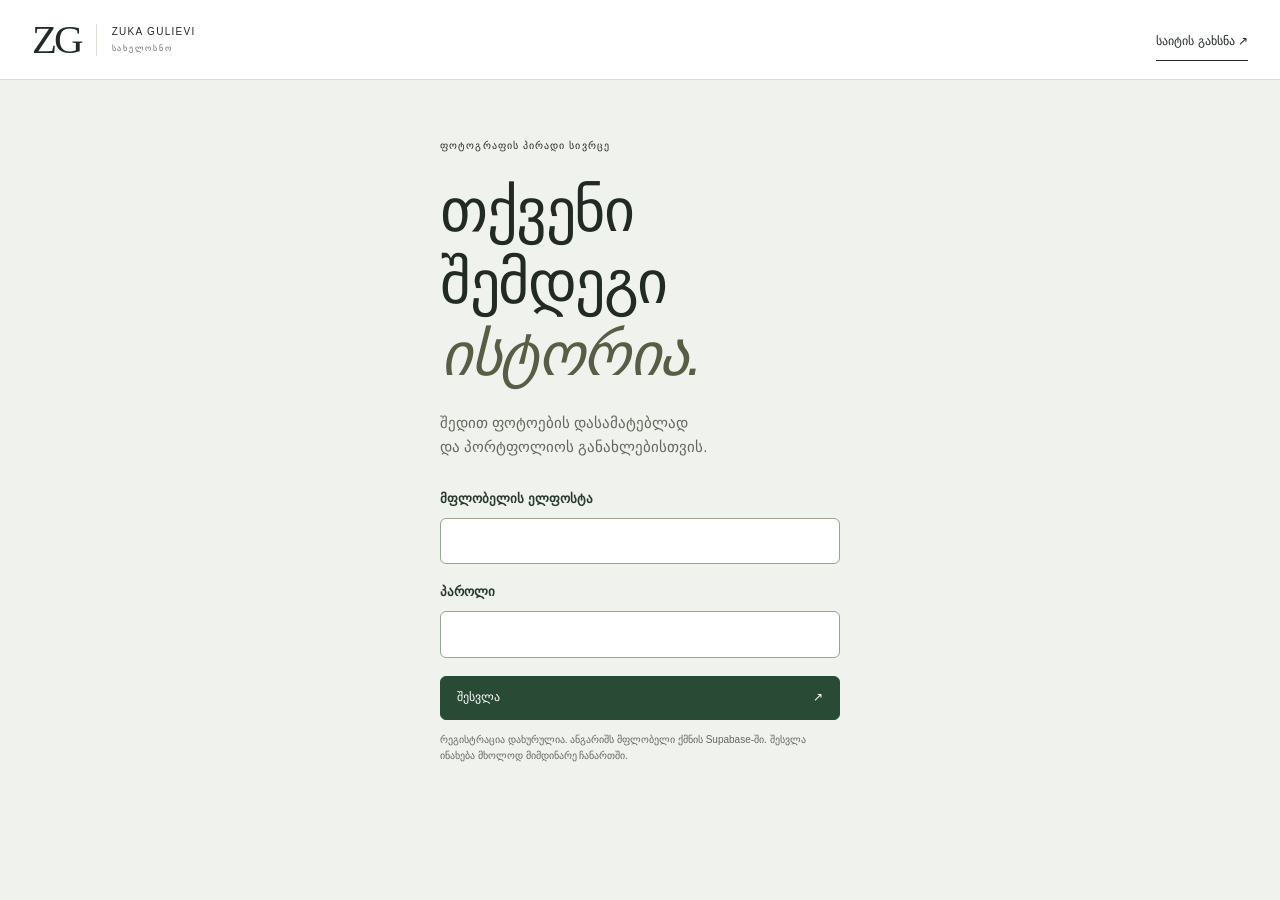
<file: admin/index.html>
<!doctype html>
<html lang="ka">
<head>
  <meta charset="UTF-8"><meta name="viewport" content="width=device-width, initial-scale=1">
  <meta name="robots" content="noindex,nofollow"><meta name="referrer" content="same-origin">
  <title>სახელოსნო — Zuka Gulievi</title>
  <link rel="icon" href="../favicon.svg" type="image/svg+xml">
  <link rel="stylesheet" href="../css/site.css"><link rel="stylesheet" href="../css/admin.css">
  <script type="module" src="../js/admin.js"></script>
</head>
<body class="admin-body">
  <header class="admin-header"><a class="wordmark" href="../">ZG<span>ZUKA GULIEVI<br><small>სახელოსნო</small></span></a><a class="text-link" href="../" target="_blank" rel="noopener">საიტის გახსნა ↗</a></header>
  <main class="admin-main"><p id="preview-notice" class="notice" hidden>ლოკალური დემო — ცვლილებები ნამდვილ საიტს არ ეხება.</p>
    <section id="setup" class="notice" hidden><h1>დააკავშირეთ Supabase</h1><p>დიზაინი და არსებული ფოტოები უკვე ხელმისაწვდომია. შესვლისა და ფოტოების ატვირთვისთვის შექმენით Supabase პროექტი, გაუშვით SQL ფაილიდან <code>supabase/schema.sql</code>, მიუთითეთ მფლობელი და შეავსეთ <code>js/config.js</code>.</p><p>ინსტრუქცია იხილეთ პროექტის README ფაილში. აქ არ განათავსოთ საიდუმლო service_role გასაღები.</p></section>
    <section id="login-section" class="login-panel"><p class="eyebrow">ფოტოგრაფის პირადი სივრცე</p><h1>თქვენი შემდეგი<br><em>ისტორია.</em></h1><p>შედით ფოტოების დასამატებლად<br>და პორტფოლიოს განახლებისთვის.</p><form id="login-form"><label>მფლობელის ელფოსტა<input type="email" name="email" required autocomplete="username"></label><label>პაროლი<input type="password" name="password" required autocomplete="current-password" minlength="8"></label><button class="button" type="submit">შესვლა <span aria-hidden="true">↗</span></button></form><p class="form-note">რეგისტრაცია დახურულია. ანგარიშს მფლობელი ქმნის Supabase-ში. შესვლა ინახება მხოლოდ მიმდინარე ჩანართში.</p></section>
    <p id="unsaved-status" class="form-note" role="status" hidden>შეუნახავი ცვლილებები გაქვთ.</p><p id="admin-status" class="admin-status" role="status" aria-live="polite"></p>
    <section id="workspace" hidden>
      <div class="admin-heading"><div><p class="eyebrow">თქვენი პორტფოლიო</p><h1>სახელოსნო</h1></div><button id="logout" type="button" class="button secondary">გასვლა</button></div>

      <div class="admin-shell">
      <nav class="admin-tabs" aria-label="მართვის განყოფილებები">
        <label class="mobile-navigation">განყოფილება<select id="admin-navigation"><option value="content">მთავარი</option><option value="about">ფოტოგრაფის შესახებ</option><option value="services">სერვისები და ფასები</option><option value="contact">კონტაქტები</option><option value="portfolio">პორტფოლიოს ტექსტები</option><option value="photos" selected>ფოტოები</option><option value="upload">ფოტოს დამატება</option><option value="categories">კატეგორიები</option><option value="connections">კავშირები</option><option value="advanced">დამატებითი პარამეტრები</option></select></label>
        <span class="nav-caption">საიტის რედაქტორი</span>
        <button type="button" id="tab-content" data-editor-page="hero" aria-pressed="false">მთავარი</button>
        <button type="button" id="tab-about" data-editor-page="about" aria-pressed="false">ფოტოგრაფის შესახებ</button>
        <button type="button" id="tab-services" data-editor-page="services" aria-pressed="false">სერვისები და ფასები</button>
        <button type="button" id="tab-contact" data-editor-page="contact" aria-pressed="false">კონტაქტები</button>
        <button type="button" id="tab-portfolio" data-editor-page="portfolio" aria-pressed="false">პორტფოლიოს ტექსტები</button>
        <span class="nav-caption">მედია და მართვა</span>
        <button type="button" id="tab-photos" aria-pressed="true">ფოტოები <span id="admin-count"></span></button>
        <button type="button" id="tab-upload" aria-pressed="false">＋ ფოტოს დამატება</button>
        <button type="button" id="tab-categories" aria-pressed="false">კატეგორიები</button>
        <button type="button" id="tab-connections" aria-pressed="false">კავშირები</button>
        <button type="button" id="tab-advanced" data-editor-page="advanced" aria-pressed="false">დამატებითი პარამეტრები</button>
      </nav>
      <div class="admin-panels">
      <p id="workspace-feedback" class="admin-status" role="status" aria-live="polite"></p>
      <section id="upload-panel" hidden>
        <h2>ახალი ისტორია</h2><p>JPG, PNG ან WebP · თითოეული ფაილი 20 მბ-მდე. რაოდენობა შეზღუდული არ არის; ხელმისაწვდომი სივრცე დამოკიდებულია საცავის გეგმაზე.<br>ფოტოები შემცირდება 2400 პიქსელამდე და გარდაიქმნება WebP ფორმატში EXIF მონაცემების გარეშე.</p>
        <label class="drop-zone" id="drop-zone"><span class="upload-symbol" aria-hidden="true">↑</span><strong>აირჩიეთ ფოტო ან გადმოიტანეთ აქ</strong><span>ატვირთვა შეგიძლიათ ტელეფონიდანაც</span><input id="file-input" type="file" accept="image/jpeg,image/png,image/webp" multiple></label>
        <p class="notice compact">ახალი ფოტოები ინახება მონახაზებად, სანამ გამოქვეყნებას არ ჩართავთ. საჯარო საცავში ფაილები მონახაზებისთვისაც ხელმისაწვდომია პირდაპირი ბმულით — არ ატვირთოთ კონფიდენციალური ფოტოები.</p>
        <form id="upload-form"><div id="upload-queue" class="upload-queue"></div><button id="upload-submit" class="button" type="submit" disabled>ფოტოების ატვირთვა ↑</button><button id="clear-queue" class="button secondary" type="button" hidden>გასუფთავება</button></form>
      </section>
      <p id="cms-notice" class="notice" hidden>შინაარსისა და კატეგორიების მართვისთვის საჭიროა ბაზის განახლება: supabase/migrations/20260920_content_management.sql</p>
      <section id="content-panel" hidden>
        <div class="editor-heading"><div><p class="eyebrow">საიტის რედაქტორი</p><h2 id="content-title">მთავარი</h2></div><span id="content-state" class="editor-state" role="status"></span></div>
        <p id="content-description"></p>
        <div class="editor-actions-bar"><div class="content-toolbar"><button id="content-save" class="button secondary" type="button">მონახაზის შენახვა</button><button id="content-preview" class="button secondary" type="button">წინასწარი ნახვა ↗</button><button id="content-publish" class="button" type="button">გამოქვეყნება</button></div><p>ინახება ყველა განყოფილების ცვლილება. სტუმრები ხედავენ მხოლოდ გამოქვეყნებულ ვერსიას.</p></div>
        <form id="content-form" novalidate></form>
        <details class="editor-tools"><summary>ძებნა და მონახაზის აღდგენა</summary><label>მოძებნეთ ამ განყოფილებაში<input id="content-search" type="search" placeholder="ველის სახელი ან ტექსტი"></label><button id="content-revert" class="button secondary" type="button">გამოქვეყნებული ვერსიის აღდგენა</button></details>
      </section>
      <section id="categories-panel" hidden><h2>კატეგორიები</h2><p>ცვლილებები შენახვის შემდეგ მოქმედებს. დამალული კატეგორიის ფოტოები საიტზე აღარ ჩანს. წაშლამდე გადაიტანეთ ფოტოები სხვა კატეგორიაში.</p><form id="category-create" class="category-create"><label>ახალი კატეგორია<input name="name" required maxlength="100"></label><label>თანმიმდევრობა<input name="sort_order" type="number" min="0" max="1000000" step="1" value="40" required></label><button type="submit" class="button">დამატება</button></form><div id="category-list"></div></section>
      <section id="connections-panel" hidden>
        <h2>კავშირები</h2><p>საიდუმლო მნიშვნელობები მხოლოდ ჩანაცვლდება — შენახულ ტოკენებს პანელი არ კითხულობს. ცარიელი ველი არსებულ მნიშვნელობას ინარჩუნებს.</p>
        <p id="connections-notice" class="notice" hidden>საჭიროა კავშირების მიგრაცია და სერვერული ფუნქციები. ინსტრუქცია: docs/CONNECTIONS.md</p>
        <p id="connections-demo" class="notice" hidden>უსაფრთხო დემო: გამოიყენეთ მხოლოდ demo-bot-token, demo-chat-id და სურვილისამებრ demo-hash-salt. ინახება მხოლოდ სტატუსები. ნამდვილი საიდუმლოებები არ შეიყვანოთ; რეალური შეტყობინებები არ იგზავნება.</p>
        <details class="content-section" open><summary>Telegram — საიტის მოთხოვნები</summary><p id="telegram-state" role="status"></p>
        <form id="telegram-settings" autocomplete="off"><label>ახალი ბოტის ტოკენი<input name="bot_token" type="password" autocomplete="new-password" maxlength="200" placeholder="უცვლელად დატოვება"></label><label>ახალი ჩატის იდენტიფიკატორი<input name="chat_id" type="password" autocomplete="new-password" maxlength="40" placeholder="უცვლელად დატოვება"></label><label class="checkbox"><input name="enabled" type="checkbox"> მოთხოვნების მიღება ჩართულია</label><label>ნებადართული საიტის მისამართები<textarea name="origins" rows="3" required placeholder="https://gulievi.me"></textarea></label><details><summary>მოთხოვნების დაცვის პარამეტრები</summary><p>ჰეშის საიდუმლო იცავს კონტაქტის ჰეშებს. მისი შეცვლა საათობრივ ინდივიდუალურ მრიცხველებს განაახლებს; საერთო ლიმიტი რჩება.</p><label>ახალი ჰეშის საიდუმლო<input name="hash_salt" type="password" autocomplete="new-password" maxlength="256" placeholder="უცვლელად დატოვება"></label></details><div class="content-toolbar"><button class="button" type="submit">პარამეტრების შენახვა</button><button id="telegram-check" class="button secondary" type="button">შემოწმება შეტყობინების გარეშე</button></div></form></details>
        <details class="content-section"><summary>Supabase — მონაცემები, ფოტოები და შესვლა</summary><p>მოქმედი პროექტი: <span id="active-supabase-url"></span></p><p>ეს საჯარო პარამეტრები საიტის საწყის ფაილშია. ჯერ მოწმდება ახალი კავშირი და მფლობელის უფლება, შემდეგ მზადდება config.js. ჩამოტვირთვა მოქმედ საიტს არ ცვლის: ფაილი უნდა განათავსოთ js/config.js-ის ნაცვლად და გამოაქვეყნოთ საიტი. სხვა პროექტზე გადასვლამდე გადაიტანეთ მონაცემები, ფოტოები, მომხმარებლები და მიგრაციები.</p>
        <form id="supabase-settings" autocomplete="off"><label>პროექტის მისამართი<input name="url" type="url" required></label><label>საჯარო publishable ან anon გასაღები<input name="key" type="password" required autocomplete="off"></label><p>სხვა პროექტისთვის საჭიროა მისი მფლობელის ანგარიში. მიმდინარე სესია სხვა მისამართზე არ იგზავნება; პაროლი არ ინახება.</p><label>ახალი პროექტის მფლობელის ელფოსტა<input name="email" type="email" autocomplete="off"></label><label>ახალი პროექტის მფლობელის პაროლი<input name="password" type="password" autocomplete="new-password"></label><div class="content-toolbar"><button class="button" type="submit">შემოწმება და ფაილის მომზადება</button><a id="config-download" class="button secondary" download="config.js" hidden>config.js-ის ჩამოტვირთვა</a></div></form></details>
        <details class="content-section"><summary>სერვერული და ჰოსტინგის გასაღებები</summary><p>Supabase service-role / secret გასაღები გამოიყენება მხოლოდ სერვერზე. მისი შექმნა ან როტაცია ხდება Supabase-ის API Keys განყოფილებაში; პლატფორმის სერვერული გარემო განაახლეთ იქვე. აქ მისი შეყვანა ან შენახვა დაუშვებელია.</p><p>Management access token მხოლოდ ლოკალურ ადმინისტრაციულ სკრიპტებს სჭირდება. ის იმართება Supabase ანგარიშის Access Tokens განყოფილებაში და საიტის პანელს არ გადაეცემა.</p><p>GitHub Pages-ის გამოქვეყნება და დომენის DNS იმართება GitHub-სა და დომენის მომწოდებელთან. GitHub-ის პირადი ტოკენი ამ საიტს არ სჭირდება. Vault-ის დაშიფვრის გასაღებს მართავს Supabase.</p><a class="text-link" href="https://supabase.com/dashboard" target="_blank" rel="noopener noreferrer">Supabase-ის მართვის გვერდი ↗</a></details>
        <details class="content-section"><summary>კავშირები API გასაღების გარეშე</summary><p>Instagram-ის პროფილი იცვლება „კონტაქტებში“. Google Fonts საჯარო შრიფტებს იტვირთავს გასაღების გარეშე; ხელმოწერის Allura შრიფტი ლოკალურია. ამ კავშირებისთვის გასაღების შენახვა საჭირო არ არის.</p></details>
      </section><section id="photos-panel"><div class="library-toolbar"><p>შეცვალეთ წარწერები, კატეგორიები და თანმიმდევრობა.<br><small>მცირე რიცხვი ფოტოს გალერეაში უფრო მაღლა აჩენს. წარწერები გამოჩნდება ზუსტად ისე, როგორც შეიყვანთ.</small></p><button id="refresh" type="button" class="button secondary">განახლება</button></div><div id="photo-library" class="photo-library"></div></section>
      </div></div>
      <details class="account-settings"><summary>შესვლის პარამეტრები — პაროლის შეცვლა</summary>
        <p>პირველი შესვლის შემდეგ შეცვალეთ დროებითი პაროლი. დროებითი ელფოსტა მხოლოდ შესასვლელი სახელია და წერილებს ვერ მიიღებს. ნამდვილი ელფოსტის დასაკავშირებლად გამოიყენეთ Supabase-ის Authentication → Users განყოფილება; დროებითი მისამართით პაროლის აღდგენა შეუძლებელია.</p>
        <form id="password-form"><label>მიმდინარე პაროლი<input name="current_password" type="password" autocomplete="current-password" required></label><label>ახალი პაროლი · სულ მცირე 12 სიმბოლო<input name="new_password" type="password" autocomplete="new-password" minlength="12" required></label><label>გაიმეორეთ ახალი პაროლი<input name="confirm_password" type="password" autocomplete="new-password" minlength="12" required></label><button class="button" type="submit">პაროლის შეცვლა</button></form>
        <p id="password-status" role="status" aria-live="polite"></p>
      </details>
    </section>
    <noscript><p class="notice">პანელის გამოსაყენებლად ჩართეთ JavaScript.</p></noscript>
  </main>
  <dialog id="delete-dialog" class="confirm-dialog"><h2>წაიშალოს ფოტო?</h2><p id="delete-title"></p><p>ფოტო გაქრება პორტფოლიოდან. ატვირთული ფაილი წაიშლება საცავიდან. ამ მოქმედების გაუქმება შეუძლებელია.</p><div><button id="cancel-delete" class="button secondary" type="button" autofocus>გაუქმება</button><button id="confirm-delete" class="button danger" type="button">წაშლა</button></div></dialog>
  <dialog id="logout-dialog" class="confirm-dialog"><h2>გსურთ გასვლა?</h2><p>შეუნახავი ცვლილებები და აუტვირთავი ფოტოები დაიკარგება. შენახული მონახაზი დარჩება.</p><div><button id="cancel-logout" class="button secondary" type="button" autofocus>გაუქმება</button><button id="confirm-logout" class="button" type="button">გასვლა</button></div></dialog>
<dialog id="content-preview-dialog" class="content-preview-dialog"><button id="close-content-preview" class="button" type="button" autofocus>ნახვის დახურვა</button><iframe title="მონახაზის წინასწარი ნახვა"></iframe></dialog>
</body>
</html>
</file>
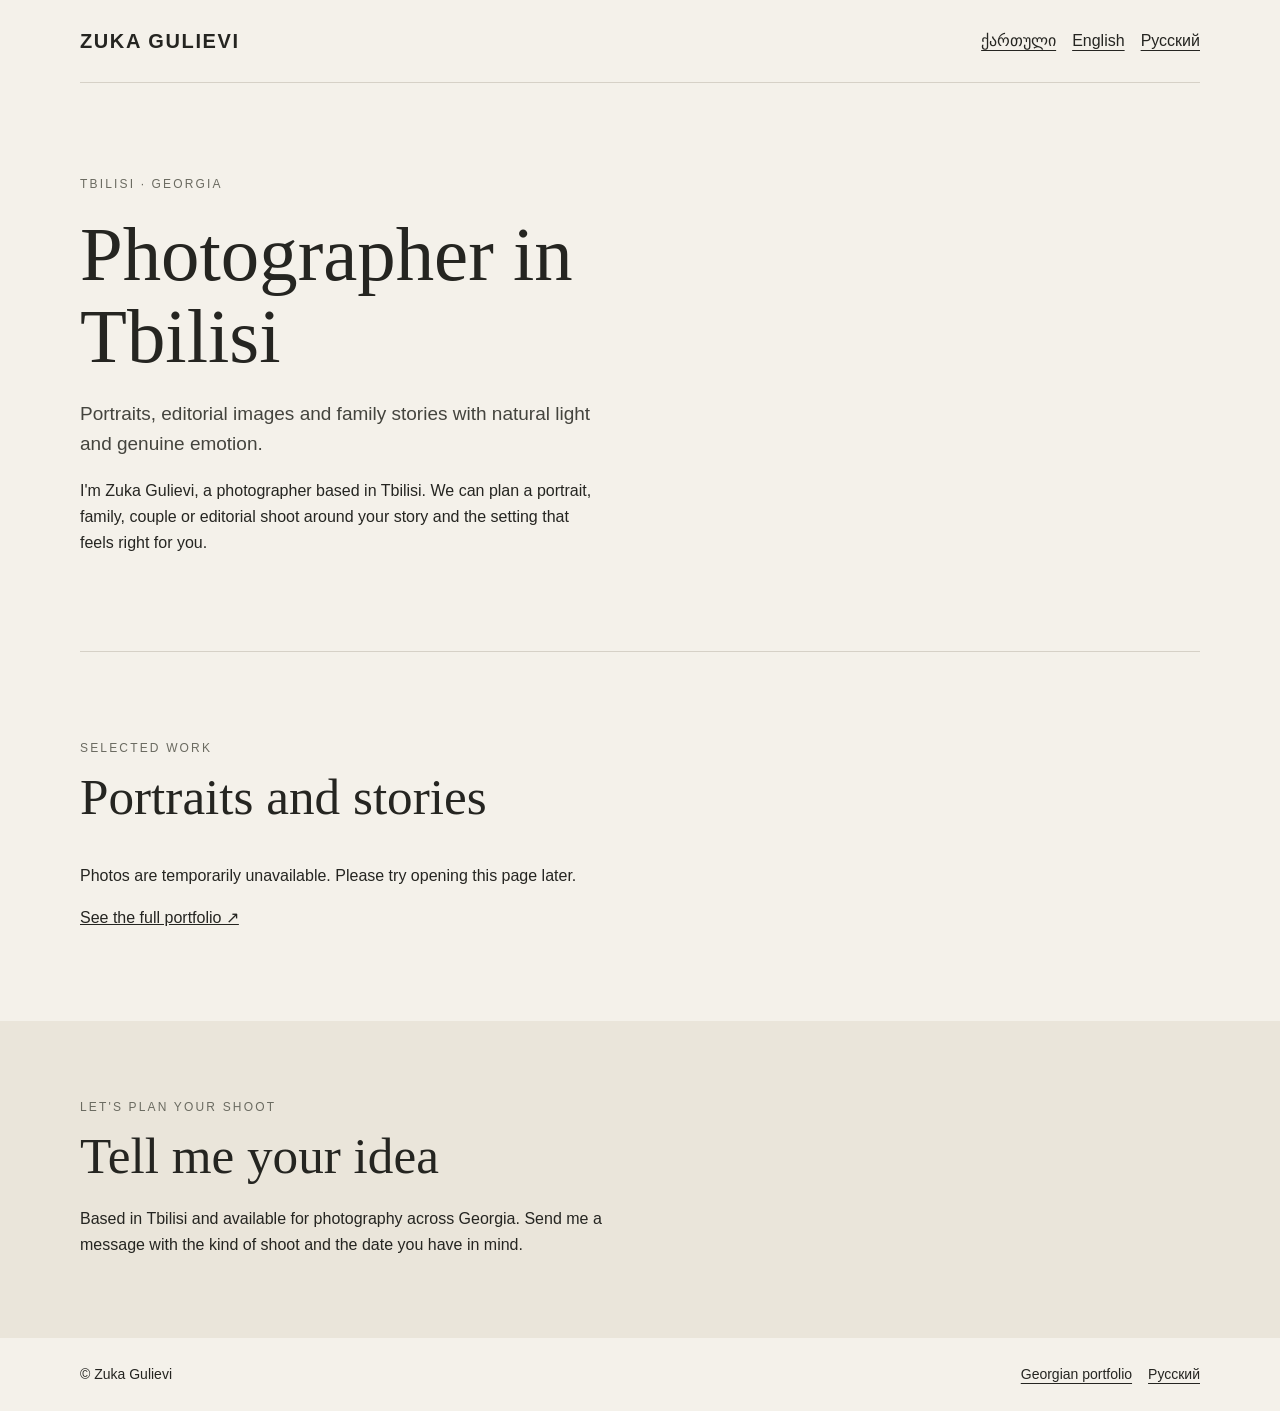
<file: en/photographer-tbilisi/index.html>
<!doctype html>
<html lang="en"><head><meta charset="utf-8"><meta name="viewport" content="width=device-width, initial-scale=1"><meta name="theme-color" content="#f4f1ea">
<title>Photographer in Tbilisi | Zuka Gulievi</title><meta name="description" content="Portrait, editorial, family and couple photography in Tbilisi, Georgia with Zuka Gulievi. Explore real work and get in touch to plan a photoshoot.">
<link rel="canonical" href="https://gulievi.me/en/photographer-tbilisi/"><link rel="alternate" hreflang="ka" href="https://gulievi.me/"><link rel="alternate" hreflang="en" href="https://gulievi.me/en/photographer-tbilisi/"><link rel="alternate" hreflang="ru" href="https://gulievi.me/ru/fotograf-tbilisi/"><link rel="alternate" hreflang="x-default" href="https://gulievi.me/">
<meta property="og:type" content="website"><meta property="og:title" content="Photographer in Tbilisi | Zuka Gulievi"><meta property="og:description" content="Portraits, editorial work and family stories in Tbilisi, Georgia."><meta property="og:url" content="https://gulievi.me/en/photographer-tbilisi/"><meta name="twitter:card" content="summary"><link rel="icon" href="/favicon.svg" type="image/svg+xml"><link rel="stylesheet" href="/css/landing.css">
<script type="application/ld+json">{"@context":"https://schema.org","@type":"WebPage","name":"Photographer in Tbilisi | Zuka Gulievi","url":"https://gulievi.me/en/photographer-tbilisi/","inLanguage":"en","about":{"@id":"https://gulievi.me/#business"}}</script><script type="module" src="/js/landing.js"></script></head>
<body><header class="wrap"><a class="brand" href="/">ZUKA GULIEVI</a><nav aria-label="Languages"><a href="/" lang="ka">ქართული</a><a href="/en/photographer-tbilisi/" aria-current="page">English</a><a href="/ru/fotograf-tbilisi/" lang="ru">Русский</a></nav></header>
<main><section class="hero wrap"><div><p class="eyebrow">Tbilisi · Georgia</p><h1>Photographer in Tbilisi</h1><p class="lead">Portraits, editorial images and family stories with natural light and genuine emotion.</p><p>I'm Zuka Gulievi, a photographer based in Tbilisi. We can plan a portrait, family, couple or editorial shoot around your story and the setting that feels right for you.</p><a class="button" data-landing-instagram hidden>Discuss a photoshoot ↗</a></div><div data-landing-hero></div></section>
<section class="section wrap" hidden><p class="eyebrow">Photography services</p><h2>A shoot shaped around you</h2><div class="grid"><div class="card"><h3>Portraits</h3><p>Individual portraits that reflect your character. <span data-landing-price="c078.text0" data-template="From {price} ₾.">Ask for pricing.</span></p></div><div class="card"><h3>Editorial &amp; fashion</h3><p>Concept led photography with attention to light, styling and visual storytelling. <span data-landing-price="c083.text0" data-template="From {price} ₾.">Ask for pricing.</span></p></div><div class="card"><h3>Families</h3><p>Time together, small gestures and the moments you want to remember. <span data-landing-price="c088.text0" data-template="From {price} ₾.">Ask for pricing.</span></p></div><div class="card"><h3>Couples &amp; weddings</h3><p>Images of your day, from the big moments to the quiet ones. <span data-landing-price="c093.text0" data-template="From {price} ₾.">Ask for pricing.</span></p></div></div></section>
<section class="section wrap"><p class="eyebrow">Selected work</p><h2>Portraits and stories</h2><div class="gallery" data-landing-gallery></div><p data-landing-status role="status">Photos are temporarily unavailable. Please try opening this page later.</p><p><a href="/#portfolio">See the full portfolio ↗</a></p></section>
<section class="contact" id="contact"><div class="wrap"><p class="eyebrow">Let's plan your shoot</p><h2>Tell me your idea</h2><p>Based in Tbilisi and available for photography across Georgia. Send me a message with the kind of shoot and the date you have in mind.</p><a class="button" data-landing-instagram hidden>Message on Instagram ↗</a></div></section></main>
<footer class="wrap"><span>© Zuka Gulievi</span><nav aria-label="Footer"><a href="/">Georgian portfolio</a><a href="/ru/fotograf-tbilisi/">Русский</a><a data-landing-instagram hidden>Instagram</a></nav></footer></body></html>
</file>
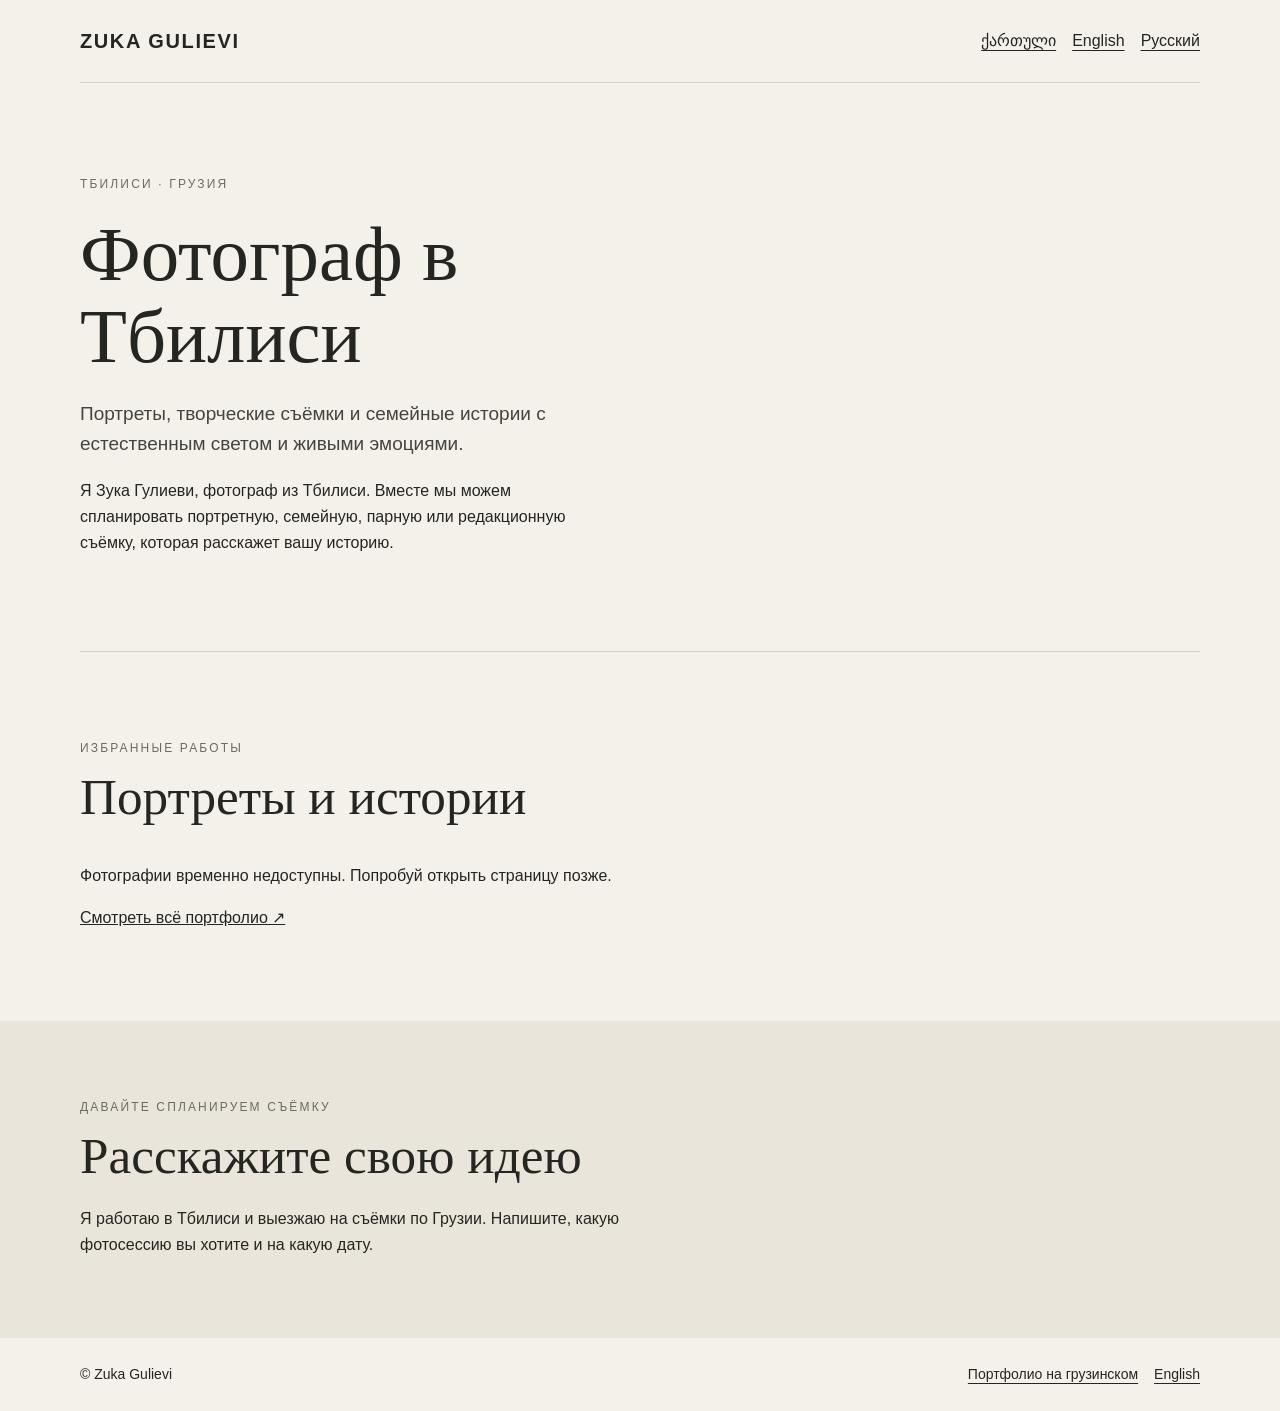
<file: ru/fotograf-tbilisi/index.html>
<!doctype html>
<html lang="ru"><head><meta charset="utf-8"><meta name="viewport" content="width=device-width, initial-scale=1"><meta name="theme-color" content="#f4f1ea">
<title>Фотограф в Тбилиси | Зука Гулиеви</title><meta name="description" content="Портретные, семейные, парные и редакционные фотосессии в Тбилиси с фотографом Зукой Гулиеви. Посмотрите работы и обсудите вашу съёмку.">
<link rel="canonical" href="https://gulievi.me/ru/fotograf-tbilisi/"><link rel="alternate" hreflang="ka" href="https://gulievi.me/"><link rel="alternate" hreflang="en" href="https://gulievi.me/en/photographer-tbilisi/"><link rel="alternate" hreflang="ru" href="https://gulievi.me/ru/fotograf-tbilisi/"><link rel="alternate" hreflang="x-default" href="https://gulievi.me/">
<meta property="og:type" content="website"><meta property="og:title" content="Фотограф в Тбилиси | Зука Гулиеви"><meta property="og:description" content="Портреты, семейные истории и творческие съёмки в Тбилиси."><meta property="og:url" content="https://gulievi.me/ru/fotograf-tbilisi/"><meta name="twitter:card" content="summary"><link rel="icon" href="/favicon.svg" type="image/svg+xml"><link rel="stylesheet" href="/css/landing.css">
<script type="application/ld+json">{"@context":"https://schema.org","@type":"WebPage","name":"Фотограф в Тбилиси | Зука Гулиеви","url":"https://gulievi.me/ru/fotograf-tbilisi/","inLanguage":"ru","about":{"@id":"https://gulievi.me/#business"}}</script><script type="module" src="/js/landing.js"></script></head>
<body><header class="wrap"><a class="brand" href="/">ZUKA GULIEVI</a><nav aria-label="Языки"><a href="/" lang="ka">ქართული</a><a href="/en/photographer-tbilisi/" lang="en">English</a><a href="/ru/fotograf-tbilisi/" aria-current="page">Русский</a></nav></header>
<main><section class="hero wrap"><div><p class="eyebrow">Тбилиси · Грузия</p><h1>Фотограф в Тбилиси</h1><p class="lead">Портреты, творческие съёмки и семейные истории с естественным светом и живыми эмоциями.</p><p>Я Зука Гулиеви, фотограф из Тбилиси. Вместе мы можем спланировать портретную, семейную, парную или редакционную съёмку, которая расскажет вашу историю.</p><a class="button" data-landing-instagram hidden>Обсудить фотосессию ↗</a></div><div data-landing-hero></div></section>
<section class="section wrap" hidden><p class="eyebrow">Услуги фотографа</p><h2>Съёмка под вашу историю</h2><div class="grid"><div class="card"><h3>Портреты</h3><p>Индивидуальная съёмка, которая передаёт ваш характер. <span data-landing-price="c078.text0" data-template="От {price} ₾.">Стоимость уточняйте.</span></p></div><div class="card"><h3>Эдиториал и мода</h3><p>Идея, стиль, свет и выразительные кадры. <span data-landing-price="c083.text0" data-template="От {price} ₾.">Стоимость уточняйте.</span></p></div><div class="card"><h3>Семья</h3><p>Время вместе, объятия и моменты, которые хочется сохранить. <span data-landing-price="c088.text0" data-template="От {price} ₾.">Стоимость уточняйте.</span></p></div><div class="card"><h3>Пары и свадьбы</h3><p>Большие события и маленькие искренние моменты. <span data-landing-price="c093.text0" data-template="От {price} ₾.">Стоимость уточняйте.</span></p></div></div></section>
<section class="section wrap"><p class="eyebrow">Избранные работы</p><h2>Портреты и истории</h2><div class="gallery" data-landing-gallery></div><p data-landing-status role="status">Фотографии временно недоступны. Попробуй открыть страницу позже.</p><p><a href="/#portfolio">Смотреть всё портфолио ↗</a></p></section>
<section class="contact" id="contact"><div class="wrap"><p class="eyebrow">Давайте спланируем съёмку</p><h2>Расскажите свою идею</h2><p>Я работаю в Тбилиси и выезжаю на съёмки по Грузии. Напишите, какую фотосессию вы хотите и на какую дату.</p><a class="button" data-landing-instagram hidden>Написать в Instagram ↗</a></div></section></main>
<footer class="wrap"><span>© Zuka Gulievi</span><nav aria-label="Ссылки"><a href="/">Портфолио на грузинском</a><a href="/en/photographer-tbilisi/">English</a><a data-landing-instagram hidden>Instagram</a></nav></footer></body></html>
</file>
<file: css/site.css>
@charset "UTF-8";
.preview-note { padding: 10px 22px; text-align: center; background: #e3e9d7; color: #252621; font-size: 12px; }
@font-face { font-family: "Allura"; src: url("../fonts/allura.ttf") format("truetype"); font-style: normal; font-weight: 400; font-display: swap; }
:root {
  --paper: #faf9f6; --ink: #252621; --muted: #65665d; --line: #deddd5; --olive: #575e44;
  --serif: "Cormorant Garamond", "Noto Serif Georgian", Georgia, serif;
  --sans: "Noto Sans Georgian", sans-serif; --gutter: clamp(22px, 5vw, 88px);
}
* { box-sizing: border-box; }
html { scroll-behavior: smooth; scroll-padding-top: 28px; }
body { margin: 0; background: var(--paper); color: var(--ink); font: 14px/1.8 var(--sans); }
body:has(dialog[open]) { overflow: hidden; }
a { color: inherit; text-decoration: none; }
button, input, textarea, select { font: inherit; color: inherit; }
button, a { touch-action: manipulation; -webkit-tap-highlight-color: transparent; }
button { cursor: pointer; border: 0; background: none; }
button:disabled { cursor: not-allowed; opacity: .5; }
img { display: block; max-width: 100%; }
figure, p, h1, h2, h3 { margin: 0; }
h2, h3 { font-weight: 400; line-height: 1.4; }
h2 { font-family: var(--serif); font-size: clamp(30px, 3.8vw, 54px); letter-spacing: -.035em; }
h2 em { font-weight: 400; color: var(--olive); font-style: normal; }
p + p { margin-top: 20px; }
:focus-visible { outline: 2px solid var(--olive); outline-offset: 5px; }
[hidden] { display: none !important; }
::selection { background: #d7dcc8; color: var(--ink); }
.wrap { max-width: 1440px; margin-inline: auto; padding-inline: var(--gutter); }
.section-space { padding-block: 72px; }
.eyebrow { font-size: 10px; letter-spacing: .11em; line-height: 1.8; font-weight: 500; }
.skip-link { position: fixed; left: 16px; top: -90px; background: var(--ink); color: white; z-index: 100; padding: 15px; }
.skip-link:focus { top: 16px; }
.site-header { height: 88px; display: flex; align-items: center; justify-content: space-between; gap: 20px; }
.wordmark { display: flex; align-items: center; gap: 15px; font-family: var(--serif); font-size: 41px; letter-spacing: -3px; line-height: 1; }
.wordmark > span { font-family: var(--sans); font-size: 10px; letter-spacing: .13em; line-height: 1.6; border-left: 1px solid var(--line); padding-left: 15px; }
.wordmark small { font-size: 8px; color: var(--muted); letter-spacing: .22em; }
.site-header nav { display: flex; align-items: center; gap: 32px; font-size: 11px; }
.site-header nav a { padding-block: 10px; }
.site-header nav a:hover { color: var(--olive); }
.nav-contact { border-bottom: 1px solid var(--ink); margin-left: 16px; }
.nav-contact span { margin-left: 26px; font-size: 20px; }
.menu-toggle { display: none; }
.hero-top { display: flex; justify-content: space-between; gap: 16px; border-top: 1px solid var(--line); padding-top: 26px; }
.status-dot { display: inline-block; width: 6px; height: 6px; background: var(--olive); border-radius: 50%; margin-right: 8px; vertical-align: middle; }
.hero-name { font-family: var(--serif); font-weight: 400; font-size: clamp(32px, 3.8vw, 54px); line-height: 1.2; letter-spacing: -.04em; margin: 18px 0; }
.hero-name sup { position: absolute; font-family: var(--sans); font-size: 17px; letter-spacing: 0; top: 28%; margin-left: 16px; }
.hero-layout { display: grid; grid-template-columns: 1fr 1fr; gap: 56px; align-items: center; padding-top: 24px; }
.hero-copy { padding: 25px 0 35px; max-width: 400px; }
.hero-copy h2 { font-size: clamp(28px, 3vw, 42px); margin: 22px 0; }
.hero-copy > p:not(.eyebrow) { max-width: 320px; color: var(--muted); font-size: 13px; line-height: 2; }
.text-link { display: inline-flex; align-items: center; justify-content: space-between; gap: 35px; border-bottom: 1px solid var(--ink); padding: 14px 0 9px; font-size: 12px; transition: gap .25s; }
.text-link:hover { gap: 48px; }
.text-link span { font-family: var(--sans); font-size: 22px; }
.hero-copy .text-link { margin-top: 22px; }
.hero-note { display: block; margin-top: 26px; font-family: var(--serif); font-style: italic; font-size: 20px; color: var(--muted); }
.hero-image img { width: 100%; height: clamp(380px, 36vw, 510px); object-fit: cover; object-position: 50% 37%; background: #d2c8ba; }
.hero-image figcaption { display: flex; justify-content: space-between; gap: 12px; font-size: 9px; letter-spacing: .05em; margin-top: 13px; color: var(--muted); }
.hero-side { writing-mode: vertical-rl; justify-self: end; font-size: 9px; letter-spacing: .22em; }
.section-heading { display: flex; justify-content: space-between; align-items: end; gap: 30px; margin-bottom: 40px; }
.section-heading .eyebrow { margin-bottom: 20px; }
.section-intro { color: var(--muted); font-size: 12px; line-height: 2; }
.filter-bar { display: flex; justify-content: space-between; align-items: center; gap: 18px; border-block: 1px solid var(--line); padding-block: 13px; margin-bottom: 38px; }
.filters { display: flex; gap: 6px; flex-wrap: wrap; }
.filters button { font-size: 11px; min-height: 44px; padding: 9px 17px; border-radius: 2px; }
.filters button:hover { background: #e7e5db; }
.filters button[aria-pressed=true] { background: var(--ink); color: var(--paper); }
#photo-count { white-space: nowrap; color: var(--muted); }
#gallery-status:not(:empty) { padding: 30px 0; }
.gallery { display: grid; grid-template-columns: repeat(3, minmax(0, 1fr)); gap: 30px 20px; align-items: start; }
.photo-card { min-width: 0; }
.photo-card button { padding: 0; text-align: left; width: 100%; display: block; }
.photo-frame { overflow: hidden; position: relative; background: #e4e0d6; }
.photo-frame img { width: 100%; aspect-ratio: 4/5; object-fit: cover; transition: transform .7s cubic-bezier(.2, .65, .3, 1); }
.photo-card button:hover img { transform: scale(1.035); }
.photo-frame::after { content: '↗'; position: absolute; right: 18px; bottom: 18px; background: var(--paper); border-radius: 50%; height: 42px; width: 42px; display: grid; place-items: center; font-size: 21px; opacity: 0; transform: translateY(8px); transition: .25s; }
.photo-card button:hover .photo-frame::after, .photo-card button:focus-visible .photo-frame::after { opacity: 1; transform: none; }
.photo-caption { display: flex; justify-content: space-between; gap: 16px; padding-top: 17px; align-items: start; }
.photo-caption h3 { font-family: var(--sans); font-size: 13px; line-height: 1.65; }
.photo-caption p { font-size: 9px; color: var(--muted); margin-top: 5px; }
.photo-number { font-family: var(--serif); font-size: 21px; color: var(--muted); }
.portfolio-end { border-top: 1px solid var(--line); margin-top: 60px; padding-top: 22px; display: flex; justify-content: space-between; align-items: center; gap: 24px; }
.about { background: #eae8df; }
.about-layout { display: grid; grid-template-columns: .85fr 1.15fr; gap: 8%; align-items: center; }
.about figure { max-width: 500px; }
.about img { width: 100%; max-height: 600px; object-fit: cover; aspect-ratio: 4/5; filter: saturate(.75); }
.about figcaption { padding-top: 15px; color: var(--muted); }
.about-copy .eyebrow { margin-bottom: 26px; }
.about-copy h2 { margin-bottom: 30px; }
.about-copy > p:not(.eyebrow) { font-size: 13px; color: var(--muted); line-height: 2; max-width: 420px; }
.about-copy .text-link { margin-top: 25px; }
.autograph { display: block; width: fit-content; max-width: 100%; font-family: "Allura", cursive; font-weight: 400; font-size: clamp(48px, 5.5vw, 76px); line-height: 1.2; color: var(--olive); transform: rotate(-5deg); }
.autograph::after { content: ''; display: block; width: 87%; height: 9px; border-top: 1px solid currentColor; border-radius: 50%; margin: -7px 0 0 17%; transform: rotate(-3deg); }
.signature { margin-top: 28px; }
.hero-autograph { font-size: clamp(48px, 5vw, 70px); margin: 6px 0 26px; }
.hero-actions { display: flex; flex-wrap: wrap; align-items: center; gap: 12px 26px; margin-top: 24px; }
.hero-actions .text-link { margin-top: 0; }
.about-facts { display: grid; grid-template-columns: 1fr 1fr; gap: 18px; border-block: 1px solid var(--line); padding-block: 20px; margin: 24px 0 0; }
.about-facts dt { color: var(--muted); font-size: 11px; }
.about-facts dd { margin: 6px 0 0; font-size: 13px; }
.service-row { display: grid; grid-template-columns: 45px 1.1fr 1fr auto; gap: 30px; align-items: center; border-top: 1px solid var(--line); padding: 30px 0; transition: padding .25s, background .25s; }
.service-row:last-child { border-bottom: 1px solid var(--line); }
.service-row:hover { padding-inline: 15px; background: #eae8df; }
.service-row h3 { font-family: var(--serif); font-size: 23px; }
.service-row p { font-size: 11px; color: var(--muted); max-width: 260px; }
.service-price { font-size: 11px; display: flex; align-items: center; gap: 25px; white-space: nowrap; }
.service-price b { font-size: 26px; font-weight: 400; }
.contact { background: var(--ink); color: var(--paper); }
.contact-layout { display: grid; grid-template-columns: 1fr 1fr; gap: 12%; }
.contact h2 { font-size: clamp(32px, 4vw, 58px); margin: 24px 0; }
.contact h2 em { color: #c2c9aa; }
.contact p:not(.eyebrow) { color: #c6c6bb; font-size: 12px; line-height: 2; }
.contact .text-link { border-color: #949587; margin-top: 28px; }
.contact-location { margin-top: 60px; color: #b2b4a5; }
.contact form { padding-top: 10px; }
.form-heading { display: flex; justify-content: space-between; align-items: center; margin-bottom: 25px; }
.form-heading > span:last-child { font-size: 28px; }
label { display: block; font-size: 11px; }
input, textarea, select { display: block; width: 100%; min-width: 0; min-height: 45px; background: transparent; border: 0; border-bottom: 1px solid var(--line); border-radius: 0; padding: 12px 0; margin: 4px 0 23px; font-size: 16px; }
textarea { resize: vertical; }
.contact input, .contact textarea, .contact select { border-color: #606256; }
.contact select, .contact input[type=date] { color-scheme: dark; }
.contact option { background: var(--ink); color: var(--paper); }
.form-pair { display: grid; grid-template-columns: 1fr 1fr; gap: 22px; }
.button { background: var(--ink); color: var(--paper); padding: 15px 24px; min-height: 52px; display: inline-flex; align-items: center; justify-content: space-between; gap: 28px; border: 1px solid var(--ink); font-size: 12px; transition: background .2s; }
.button:hover { background: var(--olive); }
.button.secondary { background: transparent; color: var(--ink); border-color: var(--line); }
.button.secondary:hover { background: #eae8df; }
.contact .button { background: var(--paper); color: var(--ink); width: 100%; margin-top: 20px; }
.contact .button:hover { background: #d9ddcb; }
.form-note { font-size: 10px !important; margin-top: 12px; }
.honeypot { position: absolute; left: -10000px; width: 1px; height: 1px; overflow: hidden; }
.site-footer { padding-block: 45px 28px; }
.footer-contacts { display: flex; flex-wrap: wrap; gap: 24px 64px; padding-bottom: 36px; }
.footer-contacts a { display: grid; gap: 8px; min-width: 0; max-width: 100%; }
.footer-contacts span { font-size: 10px; color: var(--muted); }
.footer-contacts strong { font-size: clamp(16px, 2vw, 23px); font-weight: 400; overflow-wrap: anywhere; }
.footer-name { font-family: var(--serif); font-size: clamp(38px, 8vw, 116px); letter-spacing: -.05em; line-height: 1.1; }
.site-footer > div { border-top: 1px solid var(--line); margin-top: 30px; padding-top: 22px; display: flex; gap: 30px; font-size: 9px; color: var(--muted); }
.site-footer > div > span:first-child { margin-right: auto; }
.lightbox { border: 0; background: #151611; color: var(--paper); padding: 65px 75px 25px; width: 100vw; max-width: 100vw; height: 100dvh; max-height: 100dvh; margin: 0; }
.lightbox::backdrop { background: #151611; }
.lightbox[open] { display: grid; place-items: center; }
.lightbox figure { max-width: 100%; text-align: center; }
.lightbox img { max-height: calc(100dvh - 150px); width: auto; max-width: 100%; object-fit: contain; margin: auto; }
.lightbox figcaption { font-size: 11px; padding: 18px 5px; }
.lightbox button { position: absolute; color: var(--paper); min-width: 48px; min-height: 48px; font-size: 25px; }
.lightbox-close { right: 23px; top: 12px; font-size: 12px !important; }
.lightbox-prev { left: 12px; top: 48%; }
.lightbox-next { right: 12px; top: 48%; }
@media (prefers-reduced-motion: no-preference) {
  .hero-name { animation: arrive .85s both; }
  .hero-layout { animation: arrive .9s .1s both; }
  @keyframes arrive { from { opacity: 0; transform: translateY(18px); } to { opacity: 1; transform: none; } }
}
@media (max-width: 1000px) {
  .site-header nav { gap: 19px; } .nav-contact { margin-left: 0; }
  .hero-layout { gap: 24px; grid-template-columns: 1fr 1.15fr; } .hero-side { display: none; }
  .hero-note { margin-top: 35px; } .hero-name sup { font-size: 12px; margin-left: 10px; }
  .service-row { grid-template-columns: 26px 1fr auto; gap: 18px; } .service-row p { display: none; }
  .contact-layout { gap: 7%; } .about-layout { gap: 8%; }
}
@media (max-width: 700px) {
  .section-space { padding-block: 65px; } .site-header { height: 84px; position: relative; z-index: 5; }
  .wordmark { font-size: 34px; } .wordmark > span { font-size: 8px; }
  .menu-toggle { display: flex; align-items: center; gap: 15px; min-height: 44px; font-size: 11px; } .menu-toggle span { font-size: 24px; }
  .site-header nav { display: none; position: absolute; top: 83px; left: 0; right: 0; background: var(--paper); padding: 20px var(--gutter) 28px; border-bottom: 1px solid var(--line); }
  .site-header nav.is-open { display: flex; flex-direction: column; align-items: stretch; gap: 5px; } .nav-contact { width: fit-content; }
  .hero-top { padding-top: 18px; } .hero-top > .eyebrow:last-child { display: none; }
  .hero-name { font-size: 36px; line-height: 1.2; margin: 12px 0; }
  .hero-layout { grid-template-columns: 1fr; gap: 24px; padding-top: 22px; }
  .hero-image img { height: 100vw; max-height: 520px; object-position: 50% 37%; }
  .hero-copy { padding: 4px 0 0; max-width: 100%; } .hero-copy h2 { display: none; }
  .hero-autograph { margin-bottom: 22px; }
  .hero-copy > p:not(.eyebrow) { max-width: 95%; } .hero-note { display: none; } .hero-copy .text-link { margin-top: 10px; }
  .section-heading { display: block; margin-bottom: 27px; } .section-intro { margin-top: 18px; } .section-heading .eyebrow { margin-bottom: 13px; }
  .filter-bar { align-items: start; flex-direction: column; gap: 8px; margin-bottom: 26px; padding-top: 7px; }
  .filters { gap: 0; } .filters button { font-size: 10px; padding-inline: 12px; } #photo-count { font-size: 9px; }
  .gallery { grid-template-columns: repeat(2, minmax(0, 1fr)); gap: 24px 12px; }
  .photo-caption { gap: 7px; padding-top: 11px; } .photo-caption h3 { font-size: 11px; } .photo-caption p { font-size: 9px; }
  .photo-number { font-size: 15px; } .photo-frame::after { display: none; }
  .portfolio-end { margin-top: 35px; display: block; } .portfolio-end > .eyebrow { display: block; } .portfolio-end .text-link { margin-top: 6px; }
  .about-layout { grid-template-columns: 1fr; gap: 35px; } .about figure { max-width: 100%; } .about img { max-height: 500px; }
  .about-copy h2 { margin-bottom: 20px; }
  .service-row { padding-block: 23px; gap: 11px; grid-template-columns: 20px 1fr auto; } .service-row h3 { font-size: 18px; }
  .service-price { font-size: 9px; gap: 12px; } .service-price b { font-size: 22px; }
  .contact-layout { grid-template-columns: 1fr; gap: 35px; } .contact h2 { font-size: 40px; } .contact-location { margin-top: 25px; }
  .site-footer > div { flex-wrap: wrap; gap: 15px 28px; } .site-footer > div > span:first-child { flex-basis: 100%; }
  .lightbox { padding: 60px 42px 25px; } .lightbox button { min-width: 40px; } .lightbox-prev { left: 0; } .lightbox-next { right: 0; }
}
@media (prefers-reduced-motion: reduce) {
  html { scroll-behavior: auto; } *, *::before, *::after { animation: none !important; transition: none !important; }
}
</file>
<file: css/admin.css>
.admin-body { font-family: "Segoe UI", sans-serif; font-size: 15px; }
.admin-header { display: flex; justify-content: space-between; align-items: center; padding: 22px 5vw; border-bottom: 1px solid var(--line); }
.admin-header .wordmark > span { font-family: "Segoe UI", sans-serif; }
.admin-main { max-width: 1280px; padding: 45px 28px 80px; margin: auto; }
.admin-main h1 { font-family: Georgia, serif; font-size: clamp(36px, 5vw, 60px); font-weight: 400; letter-spacing: -.045em; line-height: 1.2; }
.admin-main h1 em { color: var(--olive); font-weight: 400; }
.admin-main h2, .confirm-dialog h2 { font-family: Georgia, serif; font-size: 32px; }
.login-panel { width: min(100%, 400px); margin: 35px auto 0; }
.login-panel h1 { margin: 20px 0; }.login-panel > p:not(.eyebrow) { color: var(--muted); }
.login-panel form { margin-top: 30px; }.login-panel .button { width: 100%; }
.admin-body label { font-size: 13px; }.admin-body .button { font-size: 14px; }
.notice { border: 1px solid #c9c6b5; background: #eae8db; padding: 25px; margin-bottom: 25px; }
.notice h1 { font-size: 30px; margin-bottom: 15px; }.notice p { margin-top: 12px; }
.notice code { overflow-wrap: anywhere; }.notice.compact { font-size: 12px; padding: 15px; }
.admin-status { position: sticky; top: 12px; z-index: 10; margin: 0 0 20px; white-space: pre-line; overflow-wrap: anywhere; }
.admin-status:not(:empty) { background: #e3e9d7; border: 1px solid #9aa686; padding: 15px 20px; }
.admin-status.error:not(:empty) { background: #f6e5de; border-color: #c29a87; }
.admin-heading { display: flex; justify-content: space-between; gap: 20px; align-items: center; }.admin-heading h1 { margin-top: 10px; }
.account-settings { border: 1px solid var(--line); padding: 18px 22px; margin-top: 24px; }
.account-settings summary { cursor: pointer; min-height: 28px; }
.account-settings > p { max-width: 680px; font-size: 13px; margin-top: 18px; }
.account-settings form { max-width: 440px; margin-top: 20px; }
.account-settings .error { color: #773e30; }
.admin-tabs { display: flex; gap: 24px; border-bottom: 1px solid var(--line); margin: 32px 0; }
.admin-tabs button { min-height: 52px; border-bottom: 2px solid transparent; padding-inline: 0; }
.admin-tabs button[aria-pressed=true] { border-bottom-color: var(--ink); }.admin-tabs span { color: var(--muted); margin-left: 6px; }
#upload-panel > p { margin-top: 14px; color: var(--muted); font-size: 14px; }
.drop-zone { border: 1px dashed #9a9d8e; padding: 30px; margin: 28px 0 20px; text-align: center; display: grid; gap: 6px; cursor: pointer; background: #eeeee4; }
.drop-zone.dragging { background: #dfe5cf; border-color: var(--olive); }.drop-zone strong { font-size: 18px; font-weight: 500; }.drop-zone span { color: var(--muted); }
.drop-zone input { max-width: 340px; margin: 15px auto 0; border: 0; font-size: 13px; }.upload-symbol { font-size: 40px; line-height: 1; }
.upload-queue, .photo-library { display: grid; grid-template-columns: repeat(3, minmax(0, 1fr)); gap: 22px; }
.editor-card { background: #fbfaf6; border: 1px solid var(--line); padding: 16px; min-width: 0; }
.editor-card img { width: 100%; height: 235px; object-fit: contain; background: #e8e5dc; margin-bottom: 20px; }
.editor-card input, .editor-card select { margin-bottom: 16px; padding-block: 8px; }.editor-card input { font-size: 15px; }
.editor-card .checkbox { display: flex; align-items: center; gap: 10px; min-height: 44px; margin-block: 8px; }
.checkbox input { width: 18px; height: 18px; min-height: 18px; margin: 0; accent-color: var(--olive); }
.editor-actions { display: flex; flex-wrap: wrap; gap: 8px; margin-top: 15px; }.editor-actions .button { padding: 10px 14px; min-height: 44px; font-size: 12px; }
.danger { background: #773e30; color: white; border-color: #773e30; }.danger:hover { background: #5c2d23; }
.file-info { color: var(--muted); font-size: 11px; overflow-wrap: anywhere; margin-bottom: 14px; }
.library-toolbar { display: flex; justify-content: space-between; gap: 20px; align-items: center; margin-bottom: 25px; }.library-toolbar small { color: var(--muted); }
#upload-form > .button { margin: 24px 12px 0 0; }
.confirm-dialog { background: var(--paper); border: 1px solid var(--line); padding: 30px; width: min(500px, calc(100% - 32px)); color: var(--ink); }
.confirm-dialog::backdrop { background: #14160fb8; }.confirm-dialog p { margin-block: 18px; overflow-wrap: anywhere; }.confirm-dialog > div { display: flex; justify-content: end; gap: 12px; }
@media (max-width: 950px) { .upload-queue, .photo-library { grid-template-columns: repeat(2, minmax(0, 1fr)); } }
@media (max-width: 600px) {
  .admin-header { padding: 18px 22px; }.admin-header .text-link { font-size: 11px; }.admin-main { padding: 28px 18px 60px; }
  .upload-queue, .photo-library { grid-template-columns: 1fr; }.editor-card img { height: 290px; }.library-toolbar { align-items: start; flex-direction: column; }
  .admin-heading { align-items: start; }.admin-heading .button { padding: 10px 14px; }.drop-zone { padding: 22px 12px; }.drop-zone input { font-size: 12px; }
}
/* Keep the native file picker accessible without browser-localized button text. */
.drop-zone { position: relative; }
.drop-zone input { position: absolute; width: 1px; height: 1px; padding: 0; margin: 0; overflow: hidden; clip-path: inset(50%); }
.drop-zone:focus-within { outline: 2px solid var(--olive); outline-offset: 5px; }
.admin-tabs { flex-wrap: wrap; gap: 12px 24px; }
.content-toolbar { display: flex; flex-wrap: wrap; gap: 12px; margin: 22px 0; }
.content-section { border: 1px solid var(--line); padding: 20px; margin-block: 14px; }
.content-section summary { cursor: pointer; font-size: 18px; }
.content-field { display: block; margin-top: 22px; overflow-wrap: anywhere; }
.content-field textarea { display: block; width: 100%; resize: vertical; min-height: 72px; }
.content-field input[type=checkbox] { width: 20px; min-height: 20px; margin-right: 12px; }
.content-image img { max-width: 280px; max-height: 250px; object-fit: contain; margin: 12px 0; }
.file-picker { display: block; padding: 16px; border: 1px dashed var(--olive); position: relative; cursor: pointer; margin-block: 12px; }
.file-picker input { position: absolute; width: 1px; height: 1px; clip-path: inset(50%); overflow: hidden; }
.file-picker:focus-within { outline: 2px solid var(--olive); outline-offset: 3px; }
.category-card, .category-create { border: 1px solid var(--line); padding: 20px; margin-block: 20px; display: grid; grid-template-columns: 2fr 1fr; gap: 14px; }
.category-card .checkbox input { margin-right: 10px; }
.content-preview-dialog { width: min(1400px, 96vw); height: 94vh; border: 1px solid var(--line); padding: 12px; background: var(--paper); }
.content-preview-dialog iframe { display: block; width: 100%; height: calc(100% - 65px); border: 0; margin-top: 10px; }
#content-panel > p, #categories-panel > p { margin-block: 18px; max-width: 850px; }
#content-search { max-width: 600px; }
@media(max-width:600px) { .category-card, .category-create { grid-template-columns: 1fr; } .content-section { padding: 14px; } .content-toolbar .button { width: 100%; } }

/* The editor uses application controls, independent of the public contact form. */
.admin-body { background: #f0f2ee; color: #222a25; font-family: 'Noto Sans Georgian', 'Segoe UI', sans-serif; line-height: 1.6; }
.admin-header { background: #fff; padding: 18px 32px; }
.admin-main { max-width: 1520px; padding: 22px 32px 64px; }
.admin-main h1, .admin-main h2, .admin-main h3 { font-family: inherit; letter-spacing: -.025em; }
.admin-heading { margin: 18px 0 26px; }
.admin-heading h1 { font-size: 30px; margin: 0; font-weight: 600; }
.admin-heading .eyebrow { margin-bottom: 5px; }
.admin-main h2 { font-size: 25px; font-weight: 600; line-height: 1.4; }
.admin-main h3 { font-size: 16px; font-weight: 600; }
.admin-main .notice { padding: 12px 16px; font-size: 12px; border-radius: 8px; margin-bottom: 16px; }
.admin-status { position: static; font-size: 13px; margin-bottom: 12px; border-radius: 8px; }
.admin-status:not(:empty) { padding: 10px 14px; }
.admin-shell { display: grid; grid-template-columns: 235px minmax(0, 1fr); gap: 30px; align-items: start; }
.admin-panels { min-width: 0; }
.admin-tabs { position: sticky; top: 20px; display: flex; flex-direction: column; gap: 4px; border: 0; margin: 0; padding: 16px 12px; background: #25382e; color: #f5f7f0; border-radius: 12px; }
.admin-tabs button { width: 100%; padding: 11px 13px; min-height: 46px; text-align: left; font-size: 13px; border: 1px solid transparent; border-radius: 6px; line-height: 1.5; }
.admin-tabs button:hover { background: #354c3e; }
.admin-tabs button[aria-pressed=true] { background: #e7eedc; color: #1b3022; border-color: #e7eedc; font-weight: 600; }
.admin-tabs span { color: inherit; margin: 0; }
.admin-tabs .nav-caption { color: #bdcabc; font-size: 10px; letter-spacing: .05em; padding: 8px 13px; margin-top: 6px; }
.mobile-navigation { display: none; }
.editor-heading { display: flex; justify-content: space-between; gap: 16px; align-items: start; }
.editor-heading .eyebrow { font-size: 10px; color: #59675d; margin-bottom: 6px; }
.editor-state { flex-shrink: 0; max-width: 240px; padding: 6px 10px; background: #e0e7da; border: 1px solid #c4cebd; border-radius: 20px; font-size: 11px; }
#content-panel > p { font-size: 13px; color: #526056; margin: 12px 0 20px; max-width: 720px; }
.editor-actions-bar { position: sticky; top: 0; z-index: 5; background: #f0f2eef7; padding: 10px 0 14px; margin-bottom: 8px; border-bottom: 1px solid #cbd3c8; }
.editor-actions-bar .content-toolbar { margin: 0; gap: 8px; }
.editor-actions-bar > p { color: #526056; font-size: 11px; margin-top: 8px; }
.admin-body .button { min-height: 44px; padding: 11px 16px; font-size: 12px; border-radius: 6px; background: #294b36; color: #fff; border-color: #294b36; }
.admin-body .button:hover { background: #1e3828; }
.admin-body .button.secondary { background: #fff; color: #25382e; border-color: #a4afa2; }
.admin-body .button.secondary:hover { background: #e7eddf; }
.admin-body .button.danger { background: #813b31; border-color: #813b31; }
.editor-group { background: #fff; border: 1px solid #cdd5ca; border-radius: 10px; margin: 18px 0; padding: 24px; box-shadow: 0 2px 4px #263c2805; }
.editor-group h3 { padding-bottom: 16px; border-bottom: 1px solid #e3e8df; margin-bottom: 18px; }
.editor-grid { display: grid; grid-template-columns: repeat(2,minmax(0,1fr)); gap: 22px; align-items: start; }
.content-field { min-width: 0; margin: 0; }
.field-wide { grid-column: 1/-1; }
.admin-body label, .content-image > p { color: #28392c; font-size: 13px; font-weight: 600; }
.admin-body input:not([type=checkbox]):not([type=file]), .admin-body textarea, .admin-body select { margin: 8px 0 0; padding: 11px 12px; border: 1px solid #98a593; border-radius: 6px; background: #fff; color: #1b2b20; font: inherit; font-size: 14px; font-weight: 400; line-height: 1.6; min-height: 46px; }
.admin-body input::placeholder, .admin-body textarea::placeholder { color: #65725f; opacity: 1; }
.admin-body input:focus, .admin-body textarea:focus, .admin-body select:focus { outline: 3px solid #88a87560; outline-offset: 1px; border-color: #456a37; }
.content-field textarea { min-height: 82px; }
.content-field .field-help { display: block; margin-top: 7px; font-size: 11px; color: #586450; font-weight: 400; line-height: 1.7; }
.content-field.checkbox { display: flex; flex-wrap: wrap; align-items: center; gap: 10px; min-height: 46px; }
.content-field.checkbox input { margin: 0; }
.content-image img { width: 100%; max-width: 320px; height: 220px; border-radius: 6px; background: #e9ede6; }
.content-image .file-picker { max-width: 480px; background: #f6f8f3; border-radius: 6px; }
.editor-tools { padding: 16px 0; font-size: 12px; color: #53614b; }
.editor-tools summary { cursor: pointer; }
.editor-tools label { margin: 16px 0; }
.account-settings { margin-top: 32px; background: #fff; border-radius: 8px; }
.account-settings input, #login-form input { margin-bottom: 18px !important; }
.category-card, .category-create, .editor-card, .content-section { background: #fff; border-color: #cdd5ca; border-radius: 8px; }
#connections-panel > p { margin-block: 16px; font-size: 13px; }
#connections-panel label { margin-block: 16px; }
#connections-panel .checkbox { display: flex; align-items: center; gap: 10px; }
#connections-panel .content-section p { margin-block: 14px; font-size: 13px; overflow-wrap: anywhere; }
#connections-panel summary { font-size: 15px; font-weight: 600; }
@media(max-width:1100px) { .admin-shell { grid-template-columns: 210px minmax(0,1fr); gap: 20px; } .editor-heading { flex-direction: column; gap: 10px; } .editor-grid { grid-template-columns: 1fr; } }
@media(max-width:850px) {
  .admin-main { padding: 16px 20px 48px; }
  .admin-shell { display: block; }
  .admin-tabs { position: static; margin-bottom: 22px; padding: 12px; display: grid; grid-template-columns: 1fr 1fr; gap: 5px; }
  .admin-tabs > button, .admin-tabs .nav-caption { display: none; }
  .admin-tabs > #tab-content, .admin-tabs > #tab-contact { display: block; min-height: 38px; padding: 8px 12px; }
  .mobile-navigation { display: block; grid-column: 1/-1; color: #e3ecdd !important; font-size: 11px !important; }
  .admin-body #admin-navigation { margin: 4px 0 6px; background: #fff; font-size: 14px; }
  .editor-grid { grid-template-columns: repeat(2,minmax(0,1fr)); }
  .editor-group { padding: 20px; }
}
@media(max-width:560px) {
  .admin-header { padding: 16px; }
  .admin-main { padding: 12px 14px 40px; }
  .admin-heading { margin: 18px 0; }
  .admin-heading h1 { font-size: 25px; }
  .editor-grid { grid-template-columns: 1fr; gap: 20px; }
  .editor-group { padding: 18px; }
  .editor-actions-bar .content-toolbar { display: grid; grid-template-columns: 1fr 1fr; gap: 8px; }
  .editor-actions-bar .button { width: auto; font-size: 11px; padding: 10px 8px; }
  .editor-actions-bar #content-publish { grid-column: 1/-1; }
  .editor-actions-bar { position: static; }
  .admin-main h2 { font-size: 22px; }
  .editor-heading { gap: 10px; }
  .editor-state { max-width: 100%; }
}
/* Keep the working area within reach on phone and sidebar widths. */
.admin-heading { position: absolute; top: 16px; right: 32px; margin: 0; }
.admin-heading > div { display: none; }
.admin-body:has(#workspace:not([hidden])) .admin-header { padding-right: 136px; }
.admin-shell { margin-top: 20px; }
@media(max-width:850px) {
  .admin-heading { right: 20px; }
  .admin-body:has(#workspace:not([hidden])) .admin-header { padding-right: 110px; }
  .admin-shell { margin-top: 14px; }
  .admin-tabs { margin-bottom: 16px; }
  .editor-heading .eyebrow { display: none; }
  .editor-heading { gap: 6px; }
  .editor-actions-bar { padding-top: 0; }
}
@media(max-width:560px) {
  .admin-heading { right: 14px; top: 14px; }
  .admin-body:has(#workspace:not([hidden])) .admin-header .wordmark > span { display: none; }
  .admin-body:has(#workspace:not([hidden])) .admin-header { padding-right: 102px; }
  .admin-main .notice { padding: 8px 12px; font-size: 11px; margin-bottom: 12px; }
  .editor-actions-bar .content-toolbar { grid-template-columns: repeat(3,minmax(0,1fr)); }
  .editor-actions-bar .button { min-height: 52px; white-space: normal; }
  .editor-actions-bar #content-publish { grid-column: auto; }
  #content-panel > p { margin: 10px 0 16px; }
  .editor-group { margin-top: 14px; padding: 16px; }
}
</file>
<file: css/landing.css>
:root{color-scheme:light;--ink:#252521;--muted:#6b6b61;--paper:#f4f1ea;--line:#d6d1c7}*{box-sizing:border-box}html{scroll-behavior:smooth}body{margin:0;background:var(--paper);color:var(--ink);font:16px/1.6 Arial,sans-serif}a{color:inherit}a:focus-visible{outline:2px solid var(--ink);outline-offset:4px}.wrap{width:min(1120px,calc(100% - 40px));margin:auto}header,footer{display:flex;justify-content:space-between;align-items:center;gap:24px;padding:25px 0}header{border-bottom:1px solid var(--line)}header .brand{font-size:20px;letter-spacing:.08em;text-decoration:none;font-weight:700}nav{display:flex;gap:16px;flex-wrap:wrap}nav a{text-underline-offset:4px}.hero{display:grid;grid-template-columns:1fr 1fr;align-items:center;gap:7%;padding:80px 0}.eyebrow{font-size:12px;text-transform:uppercase;letter-spacing:.18em;color:var(--muted)}h1,h2{font-family:Georgia,serif;line-height:1.07;font-weight:400}h1{font-size:clamp(48px,6vw,92px);margin:20px 0}h2{font-size:clamp(36px,4vw,58px);margin:0 0 22px}h3{font:400 28px Georgia,serif;margin:0 0 10px}p{max-width:62ch}.lead{font-size:19px;color:#44443e}.hero img{width:100%;height:min(680px,70vw);object-fit:cover;object-position:center 37%}.button{display:inline-block;background:#252521;color:white;text-decoration:none;padding:14px 23px;margin-top:18px}.section{padding:75px 0;border-top:1px solid var(--line)}.grid{display:grid;grid-template-columns:repeat(2,1fr);gap:36px}.card{border-top:1px solid var(--line);padding-top:18px}.gallery{display:grid;grid-template-columns:repeat(3,1fr);gap:16px}.gallery img{display:block;width:100%;aspect-ratio:3/4;object-fit:cover}.contact{background:#eae5da;padding:65px 0}footer{font-size:14px;align-items:flex-start}@media(max-width:700px){.hero,.grid{grid-template-columns:1fr}.hero{padding:45px 0}.hero img{height:470px}.gallery{grid-template-columns:repeat(2,1fr)}header,footer{align-items:flex-start;flex-direction:column}h1{font-size:52px}}@media(prefers-reduced-motion:reduce){html{scroll-behavior:auto}}
[hidden]{display:none!important}
</file>
